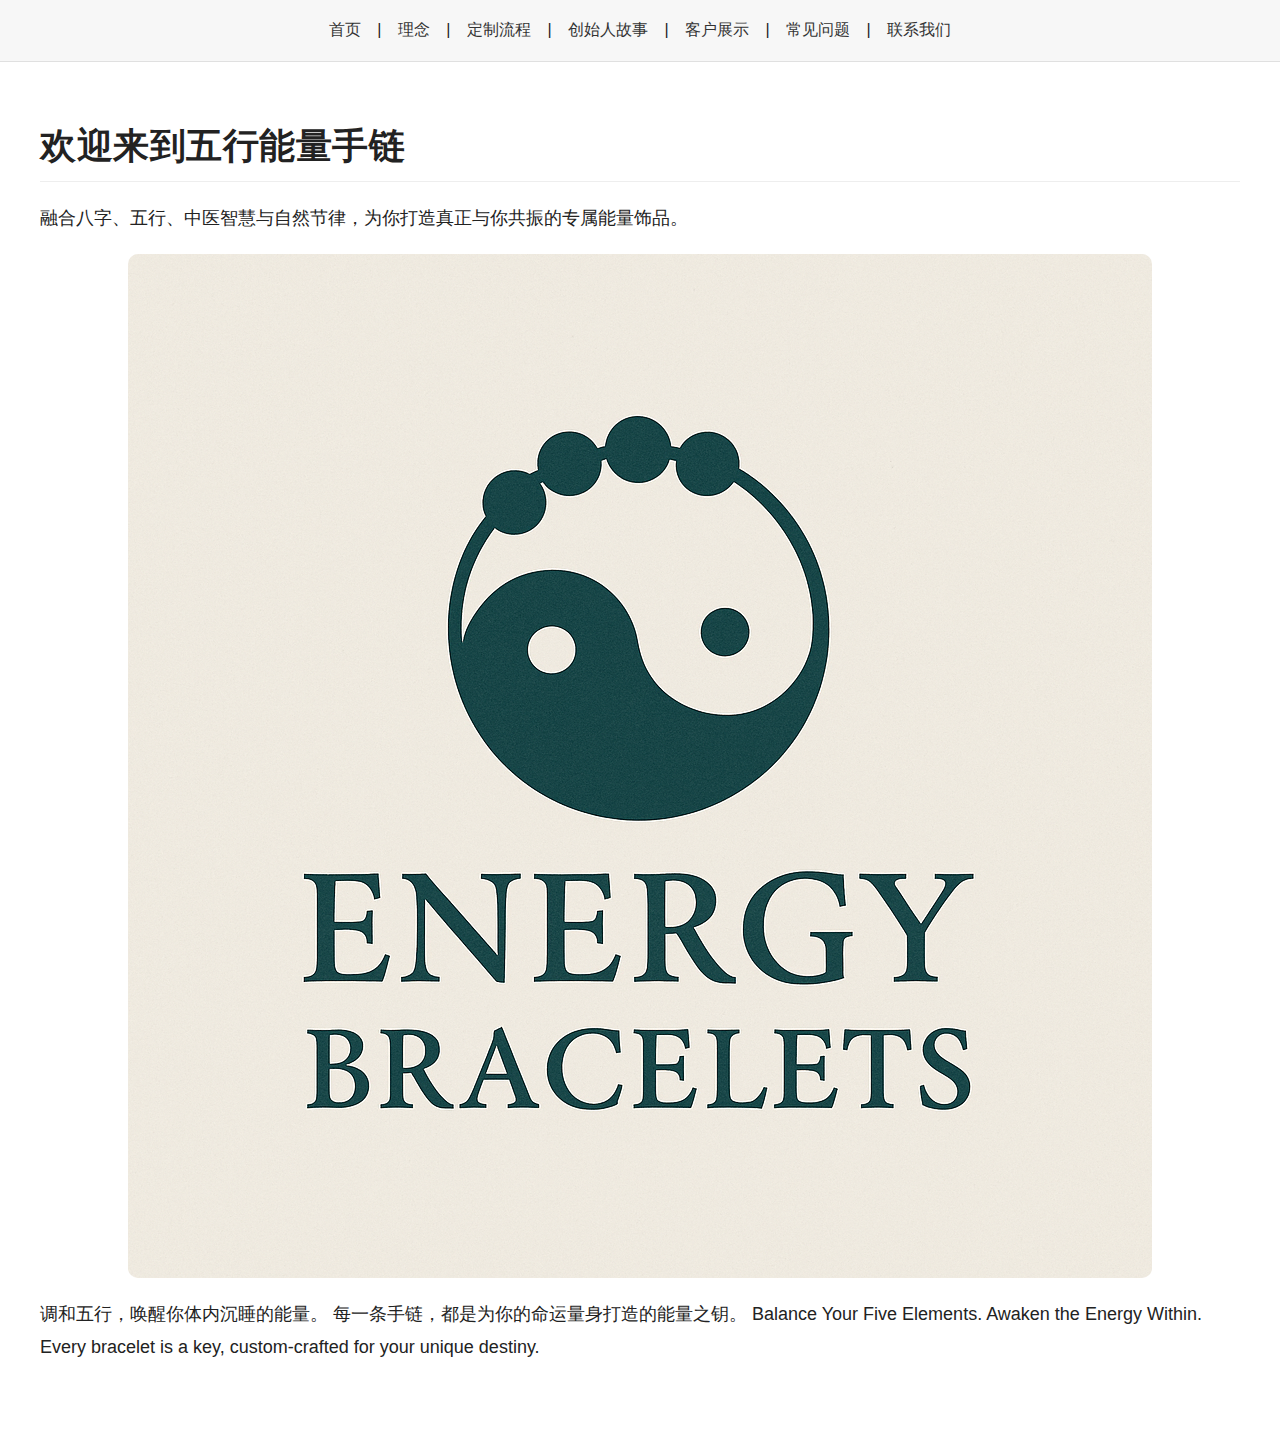
<file: index.html>
<!DOCTYPE html>
<html lang="zh-Hans">
<head>
  <meta charset="UTF-8">
  <title>index</title>
  <meta name="viewport" content="width=device-width, initial-scale=1.0">
  <link rel="stylesheet" href="style.css">
</head>
<body>
  <nav>
    <a href="index.html">首页</a> |
    <a href="philosophy.html">理念</a> |
    <a href="customize.html">定制流程</a> |
    <a href="founder.html">创始人故事</a> |
    <a href="testimonials.html">客户展示</a> |
    <a href="faq.html">常见问题</a> |
    <a href="contact.html">联系我们</a>
  </nav>
  <main>
<h1>欢迎来到五行能量手链</h1><p>融合八字、五行、中医智慧与自然节律，为你打造真正与你共振的专属能量饰品。</p>
    
    <img src='logo.png' alt='五行能量手链'>
    <p>调和五行，唤醒你体内沉睡的能量。
每一条手链，都是为你的命运量身打造的能量之钥。
Balance Your Five Elements. Awaken the Energy Within.
Every bracelet is a key, custom-crafted for your unique destiny.</p>
  </main>
</body>
</html>
</file>
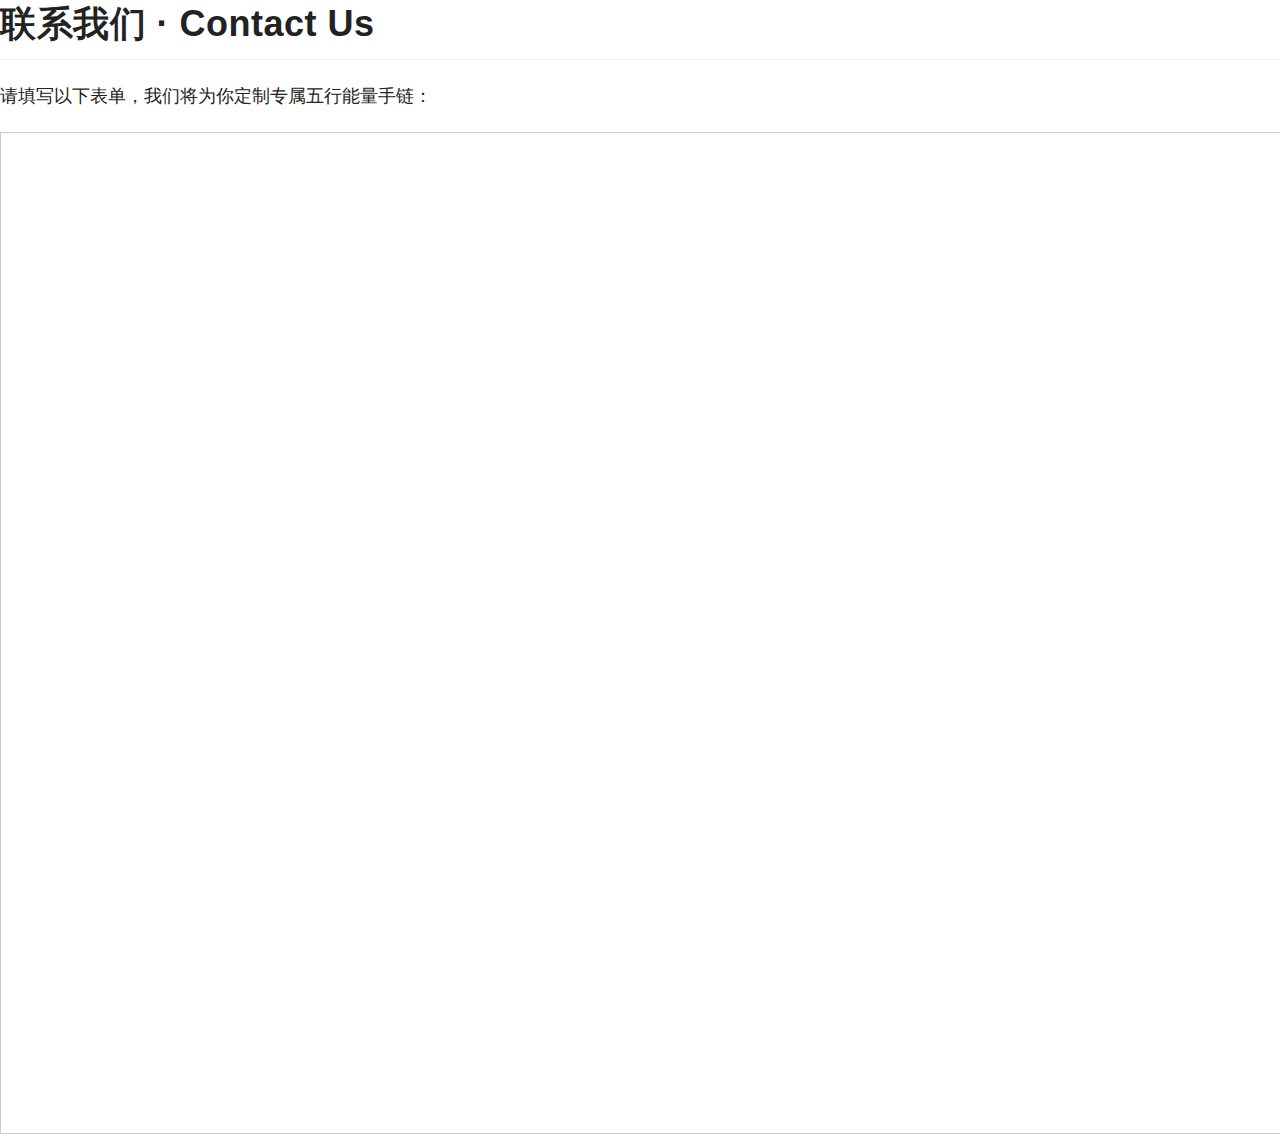
<file: contact.html>
<!DOCTYPE html>
<html lang="zh-Hans">
<head>
  <meta charset="UTF-8">
  <title>联系我们｜开始你的能量定制旅程</title>
  <meta name="viewport" content="width=device-width, initial-scale=1.0">
  <meta name="author" content="Dr. Cai">
  <meta name="robots" content="index, follow">
  <meta name="description" content="留下你的出生信息与问题，我们将为你提供初步能量分析与个性化调理建议。">
  <meta name="keywords" content="能量咨询, 八字提交, 手链定制联系, 联系 Dr. Cai, 水晶五行分析">
  <link rel="stylesheet" href="style.css">
</head>
<body>
  <h1>联系我们 · Contact Us</h1>
  <p>请填写以下表单，我们将为你定制专属五行能量手链：</p>
  <iframe class="airtable-embed" src="https://airtable.com/appebIweb0v9x2a07/pagtPqwl5V8qWKHKS/form" frameborder="0" onmousewheel="" width="100%" height="1000" style="background: transparent; border: 1px solid #ccc;"></iframe>
</body>
</html>
</file>
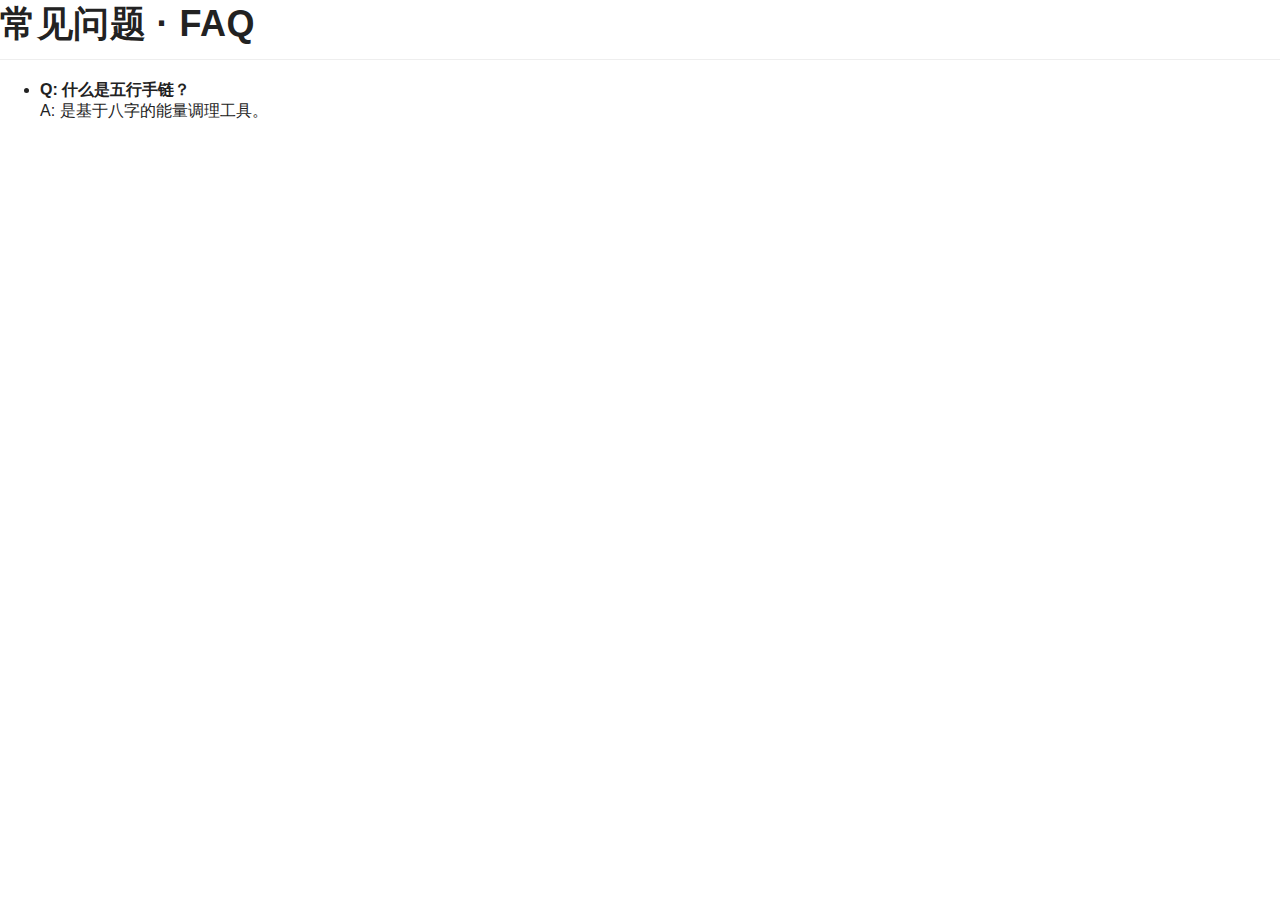
<file: faq.html>
<!DOCTYPE html><html lang='zh-Hans'><head><meta charset='UTF-8'><title>常见问题｜五行能量手链使用说明与建议</title><meta name='viewport' content='width=device-width, initial-scale=1.0'><meta name='author' content='Dr. Cai'><meta name='robots' content='index, follow'><meta name='description' content='什么是五行手链？多久见效？可以退换吗？关于定制与使用的所有关键问题，在这里为你一一解答。'><meta name='keywords' content='五行手链常见问题, 能量调理说明, 使用建议, 材质真假, 八字分析'><link rel='stylesheet' href='style.css'></head><body><h1>常见问题 · FAQ</h1><ul><li><strong>Q: 什么是五行手链？</strong><br>A: 是基于八字的能量调理工具。</li></ul></body></html>
</file>
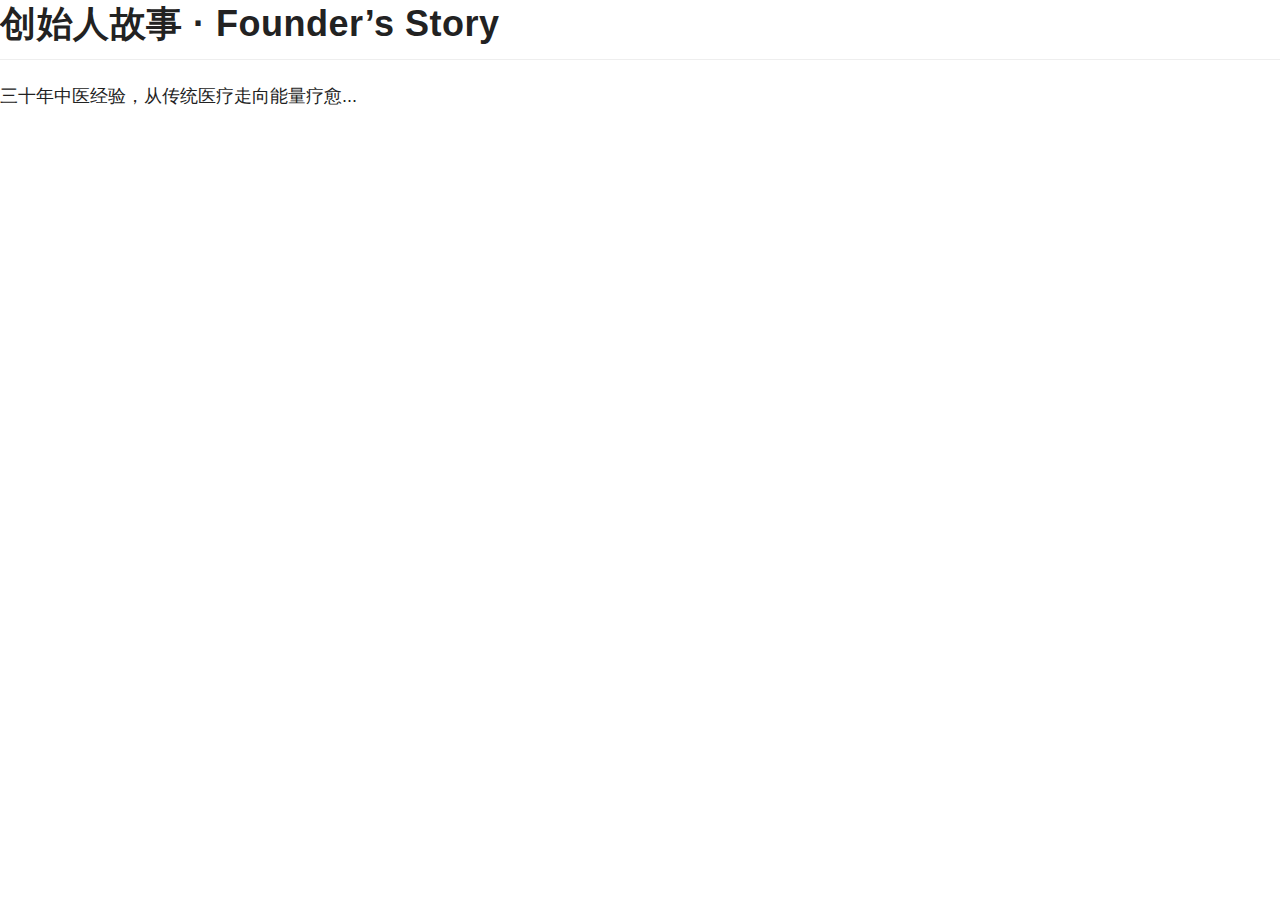
<file: founder.html>
<!DOCTYPE html><html lang='zh-Hans'><head><meta charset='UTF-8'><title>创始人故事｜三十年中医临床 × 能量医学整合｜Dr. Cai</title><meta name='viewport' content='width=device-width, initial-scale=1.0'><meta name='author' content='Dr. Cai'><meta name='robots' content='index, follow'><meta name='description' content='从中医针灸医生到能量手链定制创始人，Dr. Cai 融合东方古籍智慧与现代疗愈工具，帮助人们重建生命场。'><meta name='keywords' content='创始人故事, Dr. Cai, 中医背景, 能量医生, 灵性疗愈, 黄帝内经实践者'><link rel='stylesheet' href='style.css'></head><body><h1>创始人故事 · Founder’s Story</h1><p>三十年中医经验，从传统医疗走向能量疗愈...</p></body></html>
</file>
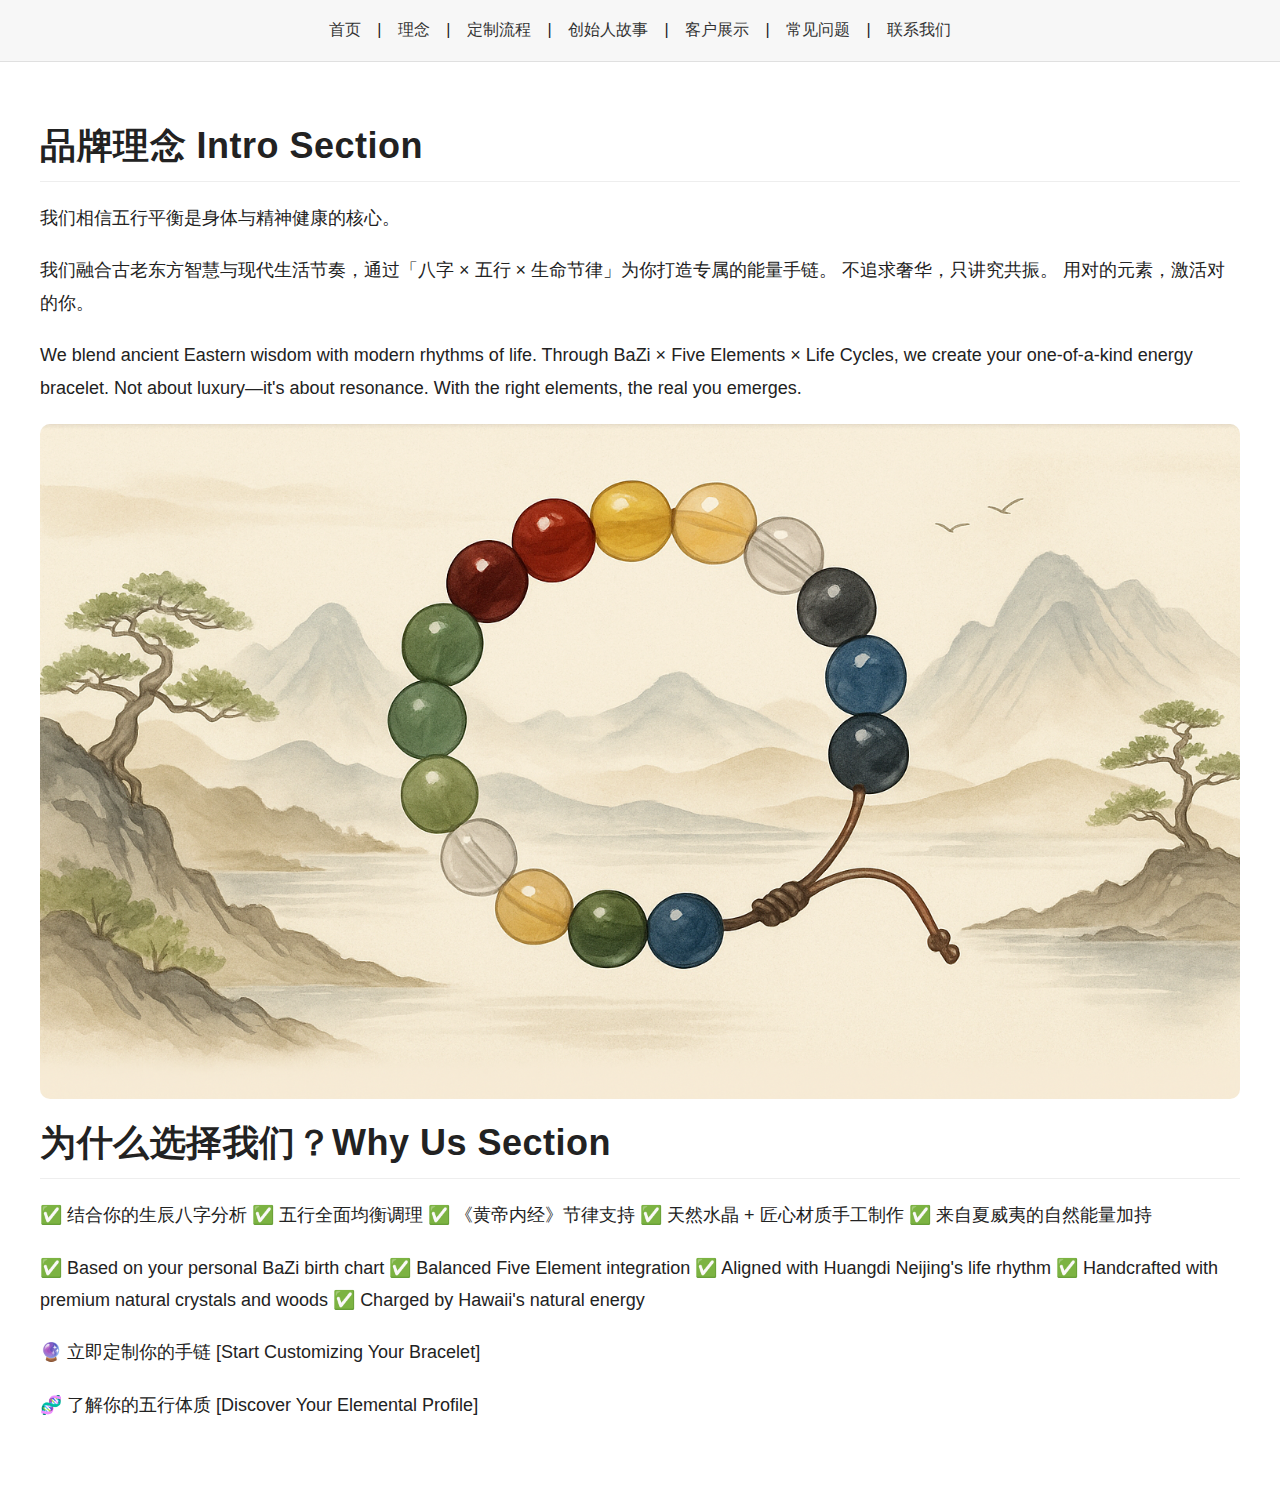
<file: philosophy.html>
<!DOCTYPE html>
<html lang="zh-Hans">
<head>
  <meta charset="UTF-8">
  <title>philosophy</title>
  <meta name="viewport" content="width=device-width, initial-scale=1.0">
  <link rel="stylesheet" href="style.css">
</head>
<body>
  <nav>
    <a href="index.html">首页</a> |
    <a href="philosophy.html">理念</a> |
    <a href="customize.html">定制流程</a> |
    <a href="founder.html">创始人故事</a> |
    <a href="testimonials.html">客户展示</a> |
    <a href="faq.html">常见问题</a> |
    <a href="contact.html">联系我们</a>
  </nav>
  <main>
<h1>品牌理念 Intro Section</h1><p>我们相信五行平衡是身体与精神健康的核心。</p>
    <p>我们融合古老东方智慧与现代生活节奏，通过「八字 × 五行 × 生命节律」为你打造专属的能量手链。

不追求奢华，只讲究共振。
用对的元素，激活对的你。</p>
    <p>We blend ancient Eastern wisdom with modern rhythms of life.
Through BaZi × Five Elements × Life Cycles, we create your one-of-a-kind energy bracelet.

Not about luxury—it's about resonance.
With the right elements, the real you emerges.</p>
    <img src='energy balance.png' alt='五行意象图'>
<h1>为什么选择我们？Why Us Section</h1><p>✅ 结合你的生辰八字分析
✅ 五行全面均衡调理
✅ 《黄帝内经》节律支持
✅ 天然水晶 + 匠心材质手工制作
✅ 来自夏威夷的自然能量加持</p>
    <p>✅ Based on your personal BaZi birth chart
✅ Balanced Five Element integration
✅ Aligned with Huangdi Neijing's life rhythm
✅ Handcrafted with premium natural crystals and woods
✅ Charged by Hawaii's natural energy</p>  

  <p>  🔮 立即定制你的手链
[Start Customizing Your Bracelet]</p> 

  <p>🧬 了解你的五行体质
[Discover Your Elemental Profile]</p> 

    
  </main>
</body>
</html>
</file>
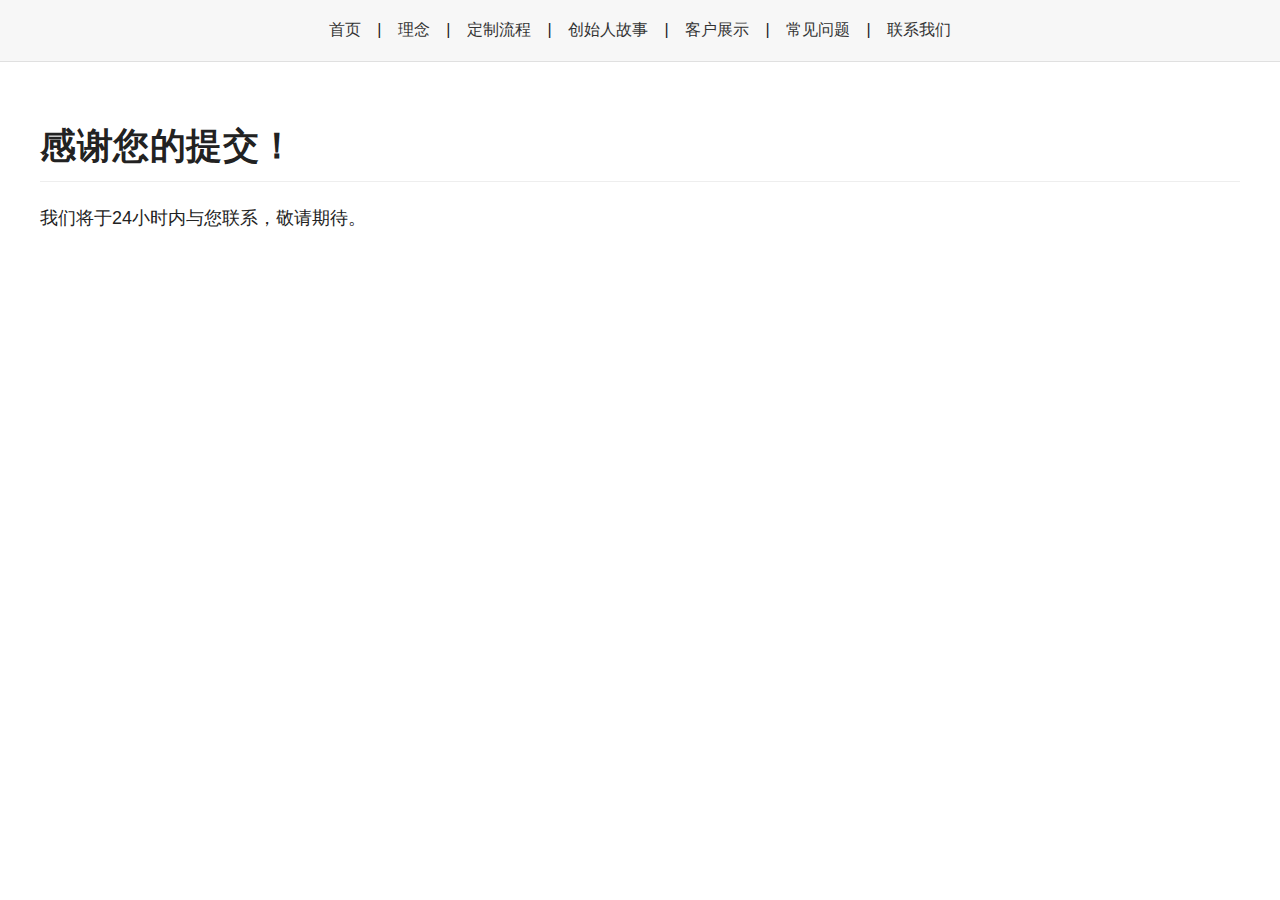
<file: thankyou.html>
<!DOCTYPE html>
<html lang="zh-Hans">
<head>
  <meta charset="UTF-8">
  <title>thankyou</title>
  <meta name="viewport" content="width=device-width, initial-scale=1.0">
  <link rel="stylesheet" href="style.css">
</head>
<body>
  <nav>
    <a href="index.html">首页</a> |
    <a href="philosophy.html">理念</a> |
    <a href="customize.html">定制流程</a> |
    <a href="founder.html">创始人故事</a> |
    <a href="testimonials.html">客户展示</a> |
    <a href="faq.html">常见问题</a> |
    <a href="contact.html">联系我们</a>
  </nav>
  <main>
<h1>感谢您的提交！</h1><p>我们将于24小时内与您联系，敬请期待。</p>
  </main>
</body>
</html>
</file>
<file: style.css>
body {
  font-family: 'Helvetica Neue', 'Noto Sans', sans-serif;
  background-color: #ffffff;
  color: #222;
  margin: 0;
  padding: 0;
}
main {
  max-width: 1200px;
  margin: 0 auto;
  padding: 60px 30px;
}
h1, h2 {
  font-weight: 600;
  letter-spacing: 0.5px;
  margin-bottom: 20px;
}
h1 {
  font-size: 36px;
  border-bottom: 1px solid #eee;
  padding-bottom: 10px;
  margin-top: 0;
}
h2 {
  font-size: 28px;
  margin-top: 40px;
}
p {
  font-size: 18px;
  line-height: 1.8;
  margin-bottom: 20px;
}
a {
  color: #006666;
  text-decoration: none;
}
a:hover {
  text-decoration: underline;
}
nav {
  background-color: #f7f7f7;
  border-bottom: 1px solid #e0e0e0;
  padding: 20px 30px;
  text-align: center;
}
nav a {
  margin: 0 12px;
  font-size: 16px;
  color: #333;
}
img {
  max-width: 100%;
  display: block;
  margin: 20px auto;
  border-radius: 10px;
}
</file>
